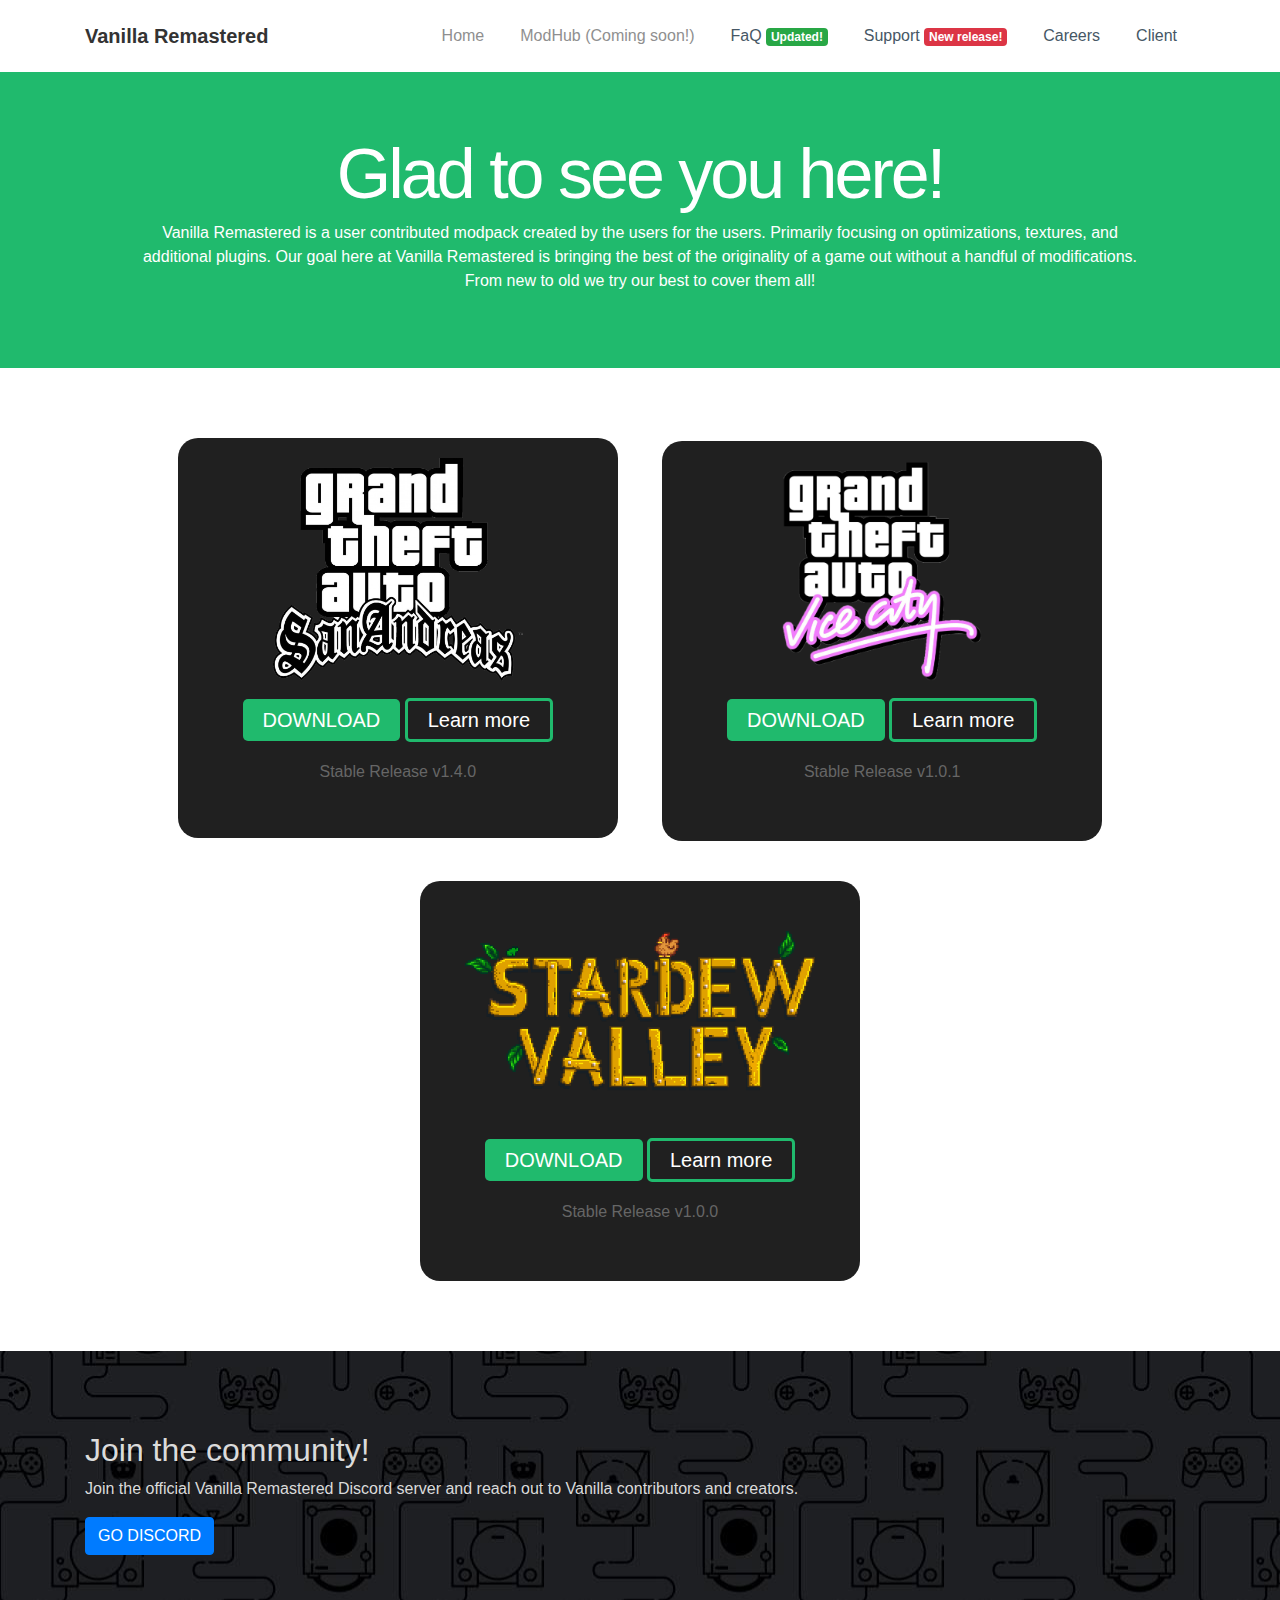
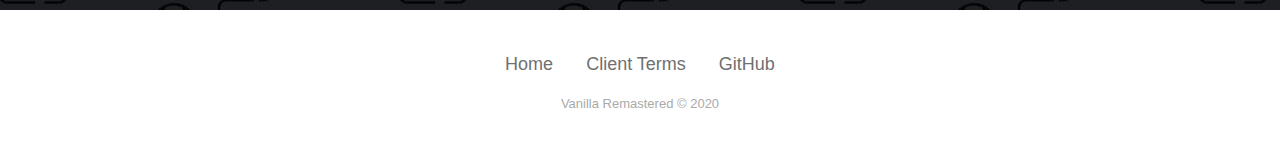
<file: index.html>
<!DOCTYPE html>
<html>

<head>
    <meta charset="utf-8">
    <meta name="viewport" content="width=device-width, initial-scale=1.0">
    <title>Vanilla Remastered</title>
    <link rel="stylesheet" href="assets/bootstrap/css/bootstrap.min.css">
    <link rel="stylesheet" href="assets/css/styles.min.css">

    <meta name="description" content="Vanilla Remastered is a user contributed modpack created by the users for the users. Primarily focusing on optimizations, textures, and additional plugins.">
    <meta name="theme-color" content="#20ba6d">
    <meta name="application-name" content="Vanilla Remastered official">

    <meta property="og:image" content="./assets/img/og.png">

    <link rel='icon' href='favicon.png' type='image/x-icon'>
</head>

<body>
    <div>
        <nav class="navbar navbar-light navbar-expand-md navigation-clean">
            <div class="container"><a class="navbar-brand" href="#">Vanilla Remastered</a>
                <button class="navbar-toggler" data-toggle="collapse" data-target="#navcol-1"><span class="sr-only">Toggle navigation</span><span class="navbar-toggler-icon"></span></button>
                <div class="collapse navbar-collapse" id="navcol-1">
                    <ul class="nav navbar-nav ml-auto">
                        <li class="nav-item" role="presentation"><a class="nav-link active" href="">Home</a></li>
                        <li class="nav-item" role="presentation"><a class="nav-link active" href="">ModHub (Coming soon!)</a></li>
                        <li class="nav-item" role="presentation"><a class="nav-link" href="faq.html">FaQ <span class="badge badge-success">Updated!</span></a></li>
                        <li class="nav-item" role="presentation"><a class="nav-link" href="https://support.vanilla-remastered.com/">Support <span class="badge badge-danger">New release!</span></a></li>
                        <li class="nav-item" role="presentation"><a class="nav-link" href="careers.html">Careers</a></li>
                        <li class="nav-item" role="presentation"><a class="nav-link" href="https://support.vanilla-remastered.com/d/16-gtaclient-vanilla-remastered-auto-updater">Client</a></li>
                    </ul>
                </div>
            </div>
        </nav>
    </div>
    <div class="highlight-green" style="background-color:#20ba6d;">
        <div class="container">
            <div class="intro">
                <h2 class="text-center" style="color:#fff; font-size: 70px; margin-bottom: -30px; letter-spacing: -3px;">Glad to see you here!</h2>
                <p class="text-center" style="color:#fff;">
                    <br> Vanilla Remastered is a user contributed modpack created by the users for the users. Primarily focusing on optimizations, textures, and additional plugins. Our goal here at Vanilla Remastered is bringing the best of the originality of a game out without a handful of modifications. From new to old we try our best to cover them all! 
                    <br>
                </p>
            </div>
            <div class="buttons"></div>
        </div>
    </div>
    <div class="highlight-gtaclient">
        <div class="box" id="sa">
            <img src="assets/img/sa.png">
            <br>
            <br>
            <a href="http://vanilla-remastered.com/files/app.zip" class="active">DOWNLOAD</a>
            <a href="sanandreas.html" class="learn">Learn more</a>
            <p class="info">Stable Release v1.4.0</p>
        </div>
        <div class="box" id="vc">
            <img src="assets/img/vc.png">
            <br>
            <br>
            <a href="https://vanilla-remastered.com/files/Vice%20City%20First.zip" class="active">DOWNLOAD</a>
            <a href="vicecity.html" class="learn">Learn more</a>
            <p class="info">Stable Release v1.0.1</p>
        </div>
        <div class="box" id="sv">
            <img src="assets/img/sv.png">
            <br>
            <br>
            <a href="https://www.vanilla-remastered.com/files/Mods.rar" class="active">DOWNLOAD</a>
            <a href="vicecity.html" class="learn">Learn more</a>
            <p class="info">Stable Release v1.0.0</p>
        </div>
    </div>
    <div class="highlight-discord">
        <div class="container">
            <div class="row">
                <div class="col-md-8">
                    <div class="intro">
                        <h2 style="color:#dbdbdb;">Join the community!</h2>
                        <p style="color:#dbdbdb;">Join the official Vanilla Remastered Discord server and reach out to Vanilla contributors and creators.</p><a class="btn btn-primary" role="button" href="https://discord.gg/ZCbXnQg">GO DISCORD</a></div>
                </div>
            </div>
        </div>
    </div>
    <div class="footer-basic">
        <footer>
            <ul class="list-inline">
                <li class="list-inline-item"><a href="">Home</a></li>
                <li class="list-inline-item"><a href="http://www.vanilla-remastered.com/files/license.txt">Client Terms</a></li>
                <li class="list-inline-item"><a href="https://github.com/VanillaRemastered">GitHub</a></li>
            </ul>
            <p class="copyright">Vanilla Remastered © 2020</p>
        </footer>
    </div>
    <script src="assets/js/jquery.min.js"></script>
    <script src="assets/bootstrap/js/bootstrap.min.js"></script>
</body>

</html>
</file>
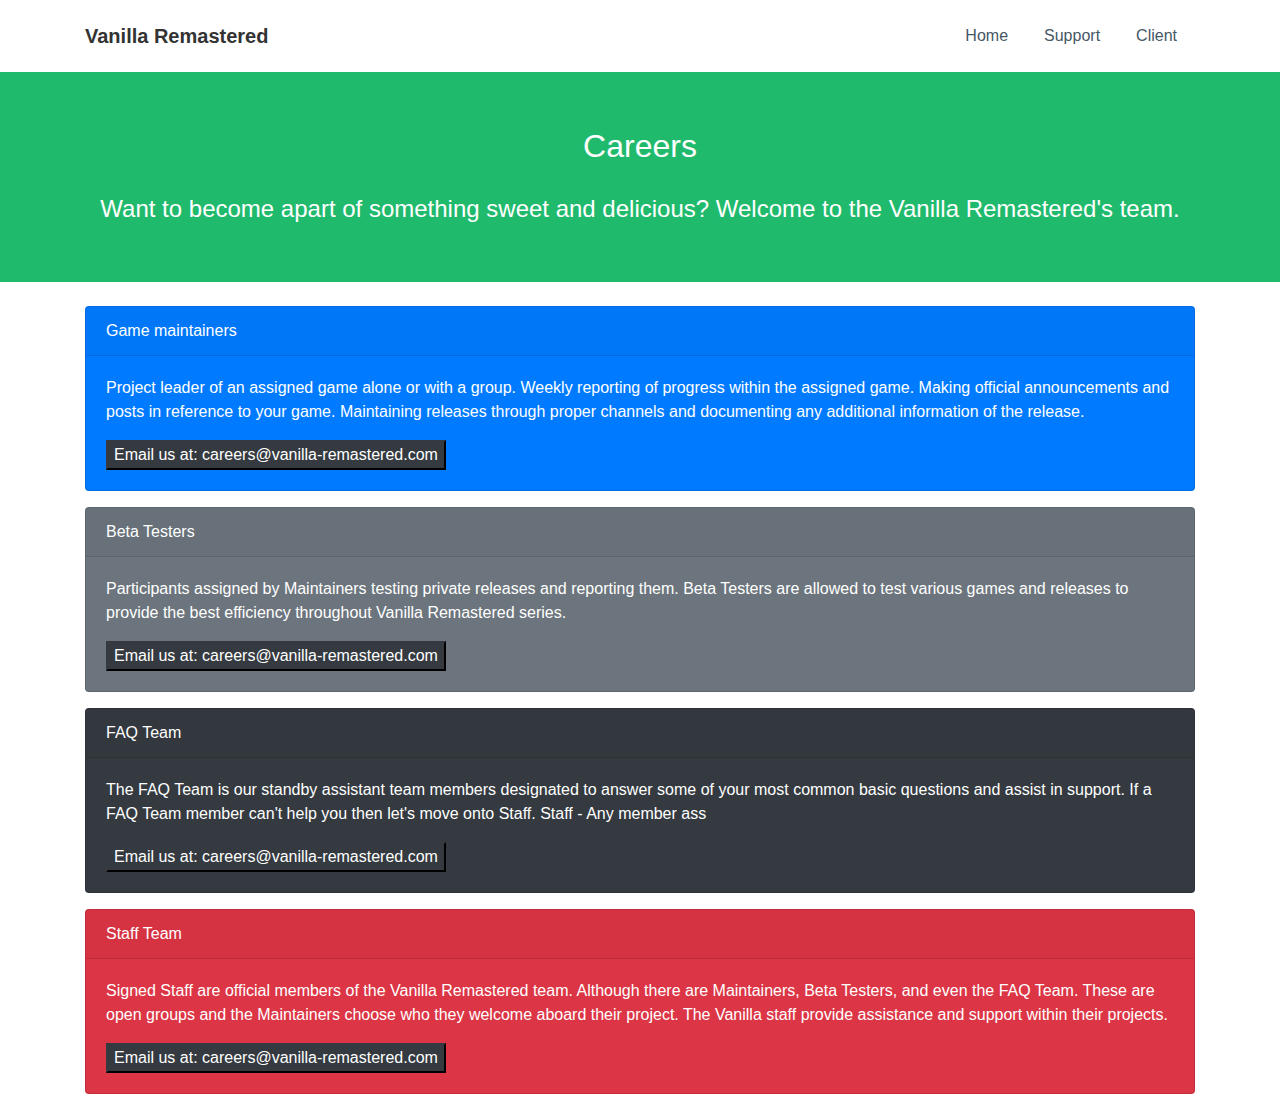
<file: careers.html>
<!DOCTYPE html>
<html>
   <head>
      <meta charset="utf-8">
      <meta name="viewport" content="width=device-width, initial-scale=1.0">
      <title>Vanilla Remastered - Careers</title>
      <link rel="stylesheet" href="assets/bootstrap/css/bootstrap.min.css">
      <link rel="stylesheet" href="assets/css/styles.min.css">
      <link rel='icon' href='favicon.png' type='image/x-icon'>

      <meta name="description" content="Careers page for Vanilla Remastered! Be apart of VR team today!">
      <meta name="theme-color" content="#20ba6d">
      <meta name="application-name" content="Vanilla Remastered Careers">

      <meta property="og:image" content="assets/img/og.png">
      <link rel='icon' href='favicon.png' type='image/x-icon'>
  
   </head>
   <body>
      <div>
         <nav class="navbar navbar-light navbar-expand-md navigation-clean">
            <div class="container"><a class="navbar-brand" href="https://www.vanilla-remastered.com">Vanilla Remastered</a>
                <button class="navbar-toggler" data-toggle="collapse" data-target="#navcol-1"><span class="sr-only">Toggle navigation</span><span class="navbar-toggler-icon"></span></button>
                <div class="collapse navbar-collapse" id="navcol-1">
                    <ul class="nav navbar-nav ml-auto">
                     <li class="nav-item" role="presentation"><a class="nav-link" href="http://vanilla-remastered.com">Home</a></li>
                     <li class="nav-item" role="presentation"><a class="nav-link" href="https://www.support.vanilla-remastered.com">Support</a></li>
                     <li class="nav-item" role="presentation"><a class="nav-link" href="https://support.vanilla-remastered.com/d/16-gtaclient-vanilla-remastered-auto-updater">Client</a></li>
                  </ul>
               </div>
            </div>
         </nav>
      </div>
      <div class="highlight-green" style="background-color:#20ba6d;">
         <div class="container">
            <div class="intro">
               <h2 class="text-center" style="color:#fff;">Careers</h2>
            </div>
            <h4 style="text-align: center;">Want to become apart of something sweet and delicious? Welcome to the Vanilla Remastered's team.</h4>
         </div>
      </div>
    </br>
      <div class="container">
         <div class="card text-white bg-primary mb-3" >
            <div class="card-header">Game maintainers</div>
            <div class="card-body">
               <p class="card-text">Project leader of an assigned game alone or with a group. Weekly reporting of progress within the assigned game. Making official announcements and posts in reference to your game. Maintaining releases through proper channels and documenting any additional information of the release.</p>
               <a href="mailto:careers@vanilla-remastered.com?Subject=Game maintainers application"><button type="button" class="btn-dark">Email us at: careers@vanilla-remastered.com</button></a>
            </div>
         </div>
         <div class="card text-white bg-secondary mb-3" >
            <div class="card-header">Beta Testers</div>
            <div class="card-body">
               <p class="card-text">Participants assigned by Maintainers testing private releases and reporting them. Beta Testers are allowed to test various games and releases to provide the best efficiency throughout Vanilla Remastered series.</p>
               <a href="mailto:careers@vanilla-remastered.com?Subject=Beta Testers Application"><button type="button" class="btn-dark">Email us at: careers@vanilla-remastered.com</button></a>
            </div>
         </div>
         <div class="card text-white bg-dark mb-3  " >
            <div class="card-header">FAQ Team</div>
            <div class="card-body">
               <p class="card-text"> The FAQ Team is our standby assistant team members designated to answer some of your most common basic questions and assist in support. If a FAQ Team member can't help you then let's move onto Staff.
                  Staff - Any member ass
               </p>
               <a href="mailto:careers@vanilla-remastered.com?Subject=FAQ Team Application"><button type="button" class="btn-dark">Email us at: careers@vanilla-remastered.com</button></a>
            </div>
         </div>
         <div class="card text-white bg-danger mb-3">
            <div class="card-header">Staff Team</div>
            <div class="card-body">
               <p class="card-text">Signed Staff are official members of the Vanilla Remastered team. Although there are Maintainers, Beta Testers, and even the FAQ Team. These are open groups and the Maintainers choose who they welcome aboard their project. The Vanilla staff provide assistance and support within their projects. </p>
               <a href="mailto:careers@vanilla-remastered.com?Subject=Staff Team Application"><button type="button" class="btn-dark">Email us at: careers@vanilla-remastered.com</button></a>
            </div>
         </div>
        </div>
        <script src="assets/js/jquery.min.js"></script>
        <script src="assets/bootstrap/js/bootstrap.min.js"></script>
   </body>
</html>
</file>
<file: assets/css/styles.min.css>
.highlight-blue .buttons .btn,
.highlight-phone .intro .btn {
	text-shadow: none;
	text-transform: uppercase;
	letter-spacing: .4px;
	box-shadow: none
}

.highlight-green .buttons .btn:active,
.highlight-phone .intro .btn:active {
	transform: translateY(1px)
}

.footer-basic {
	padding: 40px 0;
	background-color: #fff;
	color: #4b4c4d
}

.footer-basic ul {
	padding: 0;
	list-style: none;
	text-align: center;
	font-size: 18px;
	line-height: 1.6;
	margin-bottom: 0
}

.footer-basic li {
	padding: 0 10px
}

.footer-basic ul a {
	color: inherit;
	text-decoration: none;
	opacity: .8
}

.footer-basic ul a:hover {
	opacity: 1
}

.footer-basic .social {
	text-align: center;
	padding-bottom: 25px
}

.footer-basic .social>a {
	font-size: 24px;
	width: 40px;
	height: 40px;
	line-height: 40px;
	display: inline-block;
	text-align: center;
	border-radius: 50%;
	border: 1px solid #ccc;
	margin: 0 8px;
	color: inherit;
	opacity: .75
}

.footer-basic .social>a:hover {
	opacity: .9
}

.footer-basic .copyright {
	margin-top: 15px;
	text-align: center;
	font-size: 13px;
	color: #aaa;
	margin-bottom: 0
}

.highlight-green {
	color: #fff;
	padding: 50px 0
}

.highlight-green p {
	color: #c4d5ef;
	line-height: 1.5
}

.highlight-green h2 {
	font-weight: 400;
	margin-bottom: 25px;
	line-height: 1.5;
	padding-top: 0;
	margin-top: 0;
	color: inherit
}

.highlight-green .intro {
	font-size: 16px;
	max-width: 1000px;
	margin: 0 auto 25px
}

.highlight-blue .buttons {
	text-align: center
}

.highlight-blue .buttons .btn {
	padding: 16px 32px;
	margin: 6px;
	border: none;
	background: 0 0;
	opacity: .9;
	font-weight: 700;
	font-size: 13px;
	line-height: 1
}

.highlight-blue .buttons .btn:hover {
	opacity: 1
}

.highlight-blue .buttons .btn-primary,
.highlight-blue .buttons .btn-primary:active {
	border: 2px solid rgba(255, 255, 255, .7);
	border-radius: 6px;
	color: #ebeff1;
	box-shadow: none;
	text-shadow: none;
	padding: 14px 24px;
	background: 0 0;
	transition: background-color .25s
}

.highlight-discord {
	color: #313437;
	background-image: url("../img/discord-background.jpg");
	padding: 80px 0 55px;
	overflow: hidden
}

.highlight-gtaclient {
	margin: 50px auto;
	text-align: center;
	max-width: 1000px;
}
.highlight-gtaclient .box {
	background: rgb(32, 32, 32);
	width: 440px;
	padding: 20px;
	color: white;
	border-radius: 20px;
	display: inline-block;
	height: 400px;
	margin: 20px 20px;
}
.highlight-gtaclient .box#sa img {
	width: 250px;
}
.highlight-gtaclient .box#vc img {
	width: 200px;
}
.highlight-gtaclient .box#sv img {
	width: 350px;
	margin: 30px 0 30px 0;
}
.highlight-gtaclient a {
	color: white;
	padding: 10px 20px;
	font-size: 20px;
	border-radius: 5px;
	text-decoration: none;
}
.highlight-gtaclient a.active {
	background: #20ba6d;
	cursor: pointer;
}
.highlight-gtaclient a.inactive {
	background: #2f2f2f;
	color: #666666;
	cursor: default;
}
.highlight-gtaclient a.learn {
	border: 3px solid #20ba6d;
	cursor: pointer;
	padding: 8px 20px;
}
.highlight-gtaclient p.info {
	color: #666666;
	margin-top: 25px;
}


.highlight-nums {
    color: #313437; 
    background-color: #313437;
    background-repeat: repeat;
    background-position: center;
	padding: 10px 0 55px;
	overflow: hidden
}



.highlight-phone p {
	color: #7d8285
}

.highlight-phone h2 {
	font-weight: 700;
	margin-bottom: 35px;
	line-height: 1.5;
	padding-top: 0;
	margin-top: 0;
	color: inherit
}

.highlight-phone .intro {
	font-size: 18px;
	max-width: 500px;
	line-height: 1.5
}

@media (max-width:767px) {
	.highlight-phone {
		text-align: center
	}
	.highlight-phone .intro {
		max-width: none
	}
}

.highlight-phone .intro p {
	margin-bottom: 35px
}

.highlight-phone .intro .btn {
	padding: 16px 32px;
	border: none;
	background: 0 0;
	opacity: .9;
	font-weight: 700;
	font-size: 13px;
	line-height: 1
}

.highlight-phone .intro .btn:hover {
	opacity: 1
}

.highlight-phone .intro .btn-primary {
	background-color: #055ada;
	color: #fff
}

.highlight-phone .iphone-mockup {
	position: relative;
	max-width: 260px;
	margin-top: -30px;
	margin-bottom: -230px;
	transform: rotate(-15deg)
}

.highlight-phone .iphone-mockup img.device {
	width: 100%;
	height: auto
}

.highlight-phone .iphone-mockup .screen {
	position: absolute;
	width: 88%;
	height: 77%;
	top: 12%;
	border-radius: 2px;
	left: 6%;
	border: 1px solid #444;
	overflow: hidden;
	background: url(../../assets/img/screen-content-iphone-6.jpg) center;
	background-size: cover
}

.highlight-phone .iphone-mockup .screen:before {
	content: '';
	background-color: #fff;
	position: absolute;
	width: 70%;
	height: 140%;
	top: -12%;
	right: -60%;
	transform: rotate(-19deg);
	opacity: .2
}

.navigation-clean {
	background: #fff;
	padding-top: .75rem;
	padding-bottom: .75rem;
	color: #333;
	border-radius: 0;
	box-shadow: none;
	border: none;
	margin-bottom: 0
}

@media (min-width:768px) {
	.navigation-clean {
		padding-top: 1rem;
		padding-bottom: 1rem
	}
}

.navigation-clean .navbar-brand {
	font-weight: 700;
	color: inherit
}

.navigation-clean .navbar-brand:hover {
	color: #222
}

.navigation-clean .navbar-toggler {
	border-color: #ddd;
	color: #888
}

.navigation-clean .navbar-toggler:focus,
.navigation-clean .navbar-toggler:hover {
	background: 0 0
}

.navigation-clean .form-inline,
.navigation-clean .navbar-collapse {
	border-top-color: #ddd
}

.navigation-clean.navbar-light .navbar-nav .nav-link.active,
.navigation-clean.navbar-light .navbar-nav .nav-link.active:focus,
.navigation-clean.navbar-light .navbar-nav .nav-link.active:hover {
	color: #8f8f8f;
	box-shadow: none;
	background: 0 0;
	pointer-events: none
}

.navigation-clean.navbar .navbar-nav .nav-link {
	padding-left: 18px;
	padding-right: 18px
}

.navigation-clean.navbar-light .navbar-nav .nav-link {
	color: #465765
}

.navigation-clean.navbar-light .navbar-nav .nav-link:focus,
.navigation-clean.navbar-light .navbar-nav .nav-link:hover {
	color: #37434d!important;
	background-color: transparent
}

.navigation-clean .navbar-nav>li>.dropdown-menu {
	margin-top: -5px;
	box-shadow: none;
	background-color: #fff;
	border-radius: 2px
}

.navigation-clean .dropdown-menu .dropdown-item,
.navigation-clean .dropdown-menu .dropdown-item:focus {
	line-height: 2;
	color: #37434d
}

.navigation-clean .dropdown-menu .dropdown-item:focus,
.navigation-clean .dropdown-menu .dropdown-item:hover {
	background: #eee;
	color: inherit
}
</file>
